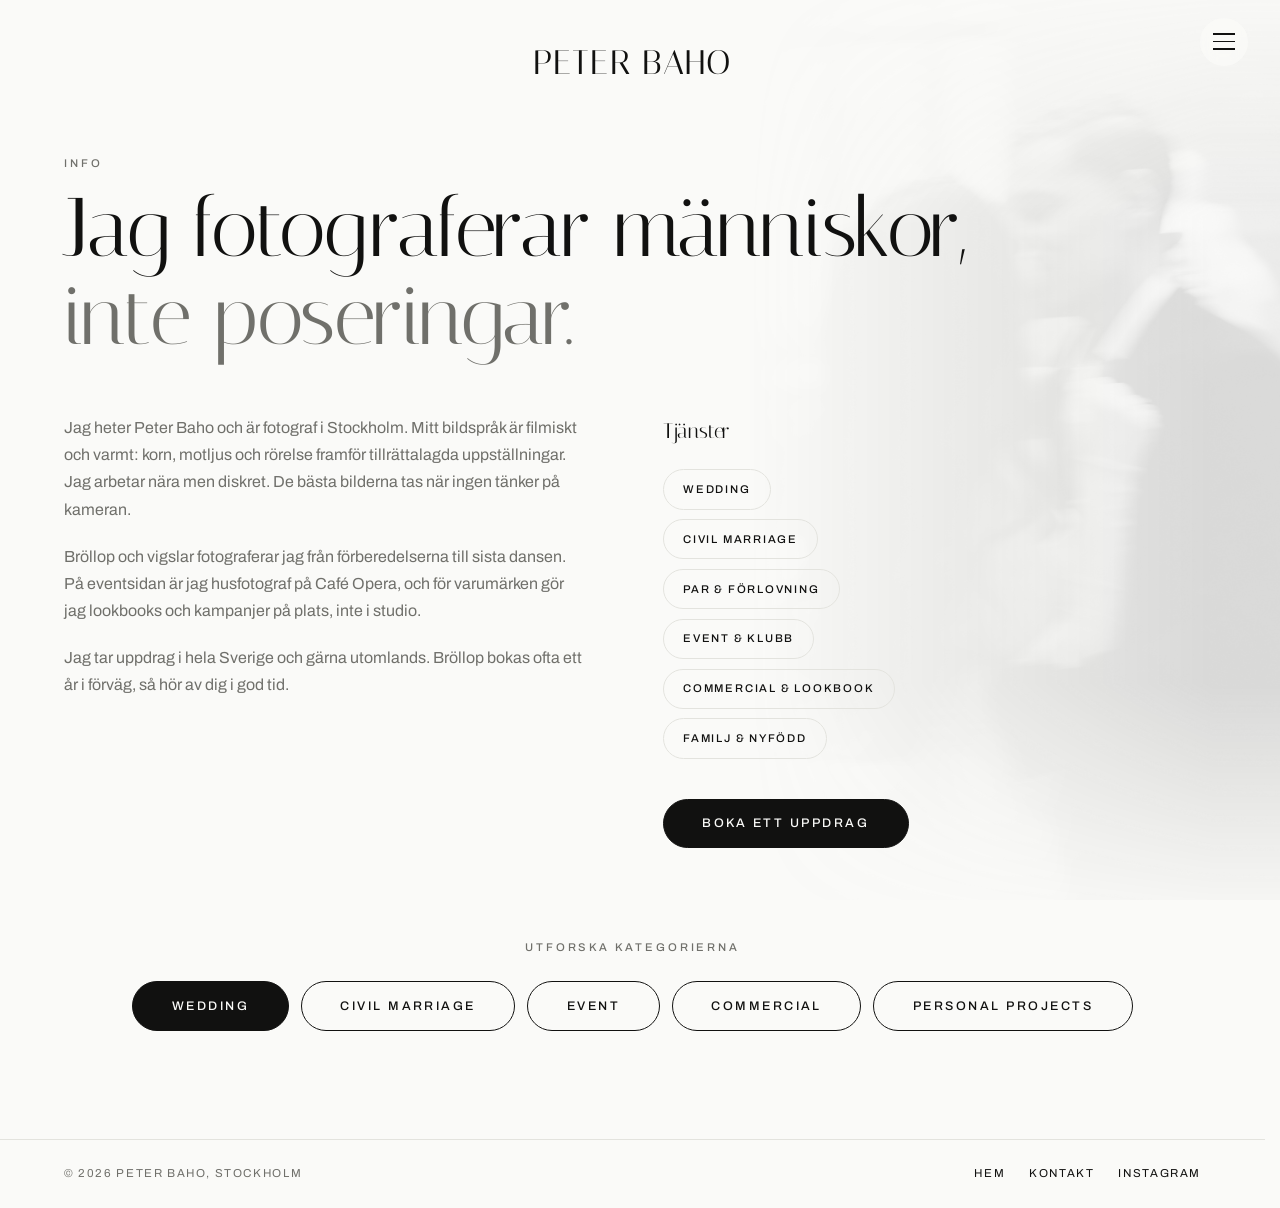
<file: info.html>
<!DOCTYPE html>
<html lang="sv">
<head>
  <meta charset="UTF-8">
  <meta name="viewport" content="width=device-width, initial-scale=1.0">
  <title>Info | Peter Baho</title>
  <meta name="description" content="Om fotograf Peter Baho i Stockholm. Arbetssätt, tjänster och bokningsinformation.">
  <meta name="theme-color" content="#FAFAF8">
  <link rel="canonical" href="https://nataniel0212.github.io/peterbaho/info.html">
  <link rel="icon" href="data:image/svg+xml,%3Csvg xmlns='http://www.w3.org/2000/svg' viewBox='0 0 64 64'%3E%3Crect width='64' height='64' fill='%23111110'/%3E%3Ctext x='32' y='43' font-family='Georgia,serif' font-style='italic' font-size='28' fill='%23FAFAF8' text-anchor='middle'%3EPB%3C/text%3E%3C/svg%3E">
  <link rel="preconnect" href="https://fonts.googleapis.com">
  <link rel="preconnect" href="https://fonts.gstatic.com" crossorigin>
  <link href="https://fonts.googleapis.com/css2?family=Italiana&family=Archivo:wght@400;500&display=swap" rel="stylesheet">
  <link rel="stylesheet" href="css/style.css">
</head>
<body>

  <!-- Atmosfär: fotografiet syns bara som ljus bakom sidan, se .atmos -->
  <div class="atmos" aria-hidden="true">
    <img src="images/civil/viktor-och-meryam/viktor-och-meryam-14.jpg" alt="" width="1280" height="1600" fetchpriority="low">
  </div>

  <!-- Meny (tre streck) -->
  <button class="menu-btn" aria-label="Öppna meny" aria-expanded="false" aria-controls="menu">
    <span></span><span></span><span></span>
  </button>

  <div class="menu" id="menu" role="dialog" aria-modal="true" aria-label="Meny" hidden>
    <button class="menu-close" aria-label="Stäng meny">✕</button>
    <nav class="menu-nav">
      <a href="katalog.html#wedding">Wedding</a>
      <a href="katalog.html#civil">Civil Marriage</a>
      <a href="katalog.html#event">Event</a>
      <a href="katalog.html#commercial">Commercial</a>
      <a href="katalog.html#personal">Personal Projects</a>
      <a href="info.html" aria-current="page">Info</a>
      <a href="kontakt.html">Kontakt</a>
    </nav>
  </div>

  <header class="masthead small">
    <a class="masthead-name" href="index.html">Peter Baho</a>
  </header>


  <main class="page">

    <header class="page-head">
      <p class="eyebrow reveal">Info</p>
      <h1 class="reveal">Jag fotograferar människor, <em>inte poseringar.</em></h1>
    </header>

    <div class="info-layout">
      <div class="info-text">
        <p class="reveal">
          Jag heter Peter Baho och är fotograf i Stockholm. Mitt bildspråk är
          filmiskt och varmt: korn, motljus och rörelse framför tillrättalagda
          uppställningar. Jag arbetar nära men diskret. De bästa bilderna
          tas när ingen tänker på kameran.
        </p>
        <p class="reveal">
          Bröllop och vigslar fotograferar jag från förberedelserna till sista
          dansen. På eventsidan är jag husfotograf på Café Opera, och för
          varumärken gör jag lookbooks och kampanjer på plats, inte i studio.
        </p>
        <p class="reveal">
          Jag tar uppdrag i hela Sverige och gärna utomlands. Bröllop bokas
          ofta ett år i förväg, så hör av dig i god tid.
        </p>
      </div>

      <aside class="info-aside reveal">
        <h2 class="aside-title">Tjänster</h2>
        <ul class="services stacked">
          <li>Wedding</li>
          <li>Civil marriage</li>
          <li>Par &amp; förlovning</li>
          <li>Event &amp; klubb</li>
          <li>Commercial &amp; lookbook</li>
          <li>Familj &amp; nyfödd</li>
        </ul>
        <a class="cta" href="kontakt.html">Boka ett uppdrag</a>
      </aside>
    </div>

    <div class="cta-block reveal">
      <p class="eyebrow">Utforska kategorierna</p>
      <nav class="cta-row" aria-label="Kategorier">
        <a class="cta" href="katalog.html#wedding">Wedding</a>
        <a class="cta ghost" href="katalog.html#civil">Civil Marriage</a>
        <a class="cta ghost" href="katalog.html#event">Event</a>
        <a class="cta ghost" href="katalog.html#commercial">Commercial</a>
        <a class="cta ghost" href="katalog.html#personal">Personal Projects</a>
      </nav>
    </div>

  </main>

  <footer class="site-footer">
    <p>© 2026 Peter Baho, Stockholm</p>
    <nav>
      <a href="index.html">Hem</a>
      <a href="kontakt.html">Kontakt</a>
      <a href="https://www.instagram.com/peterbaho/" target="_blank" rel="noopener">Instagram</a>
    </nav>
  </footer>

  <script src="js/main.js"></script>
</body>
</html>
</file>
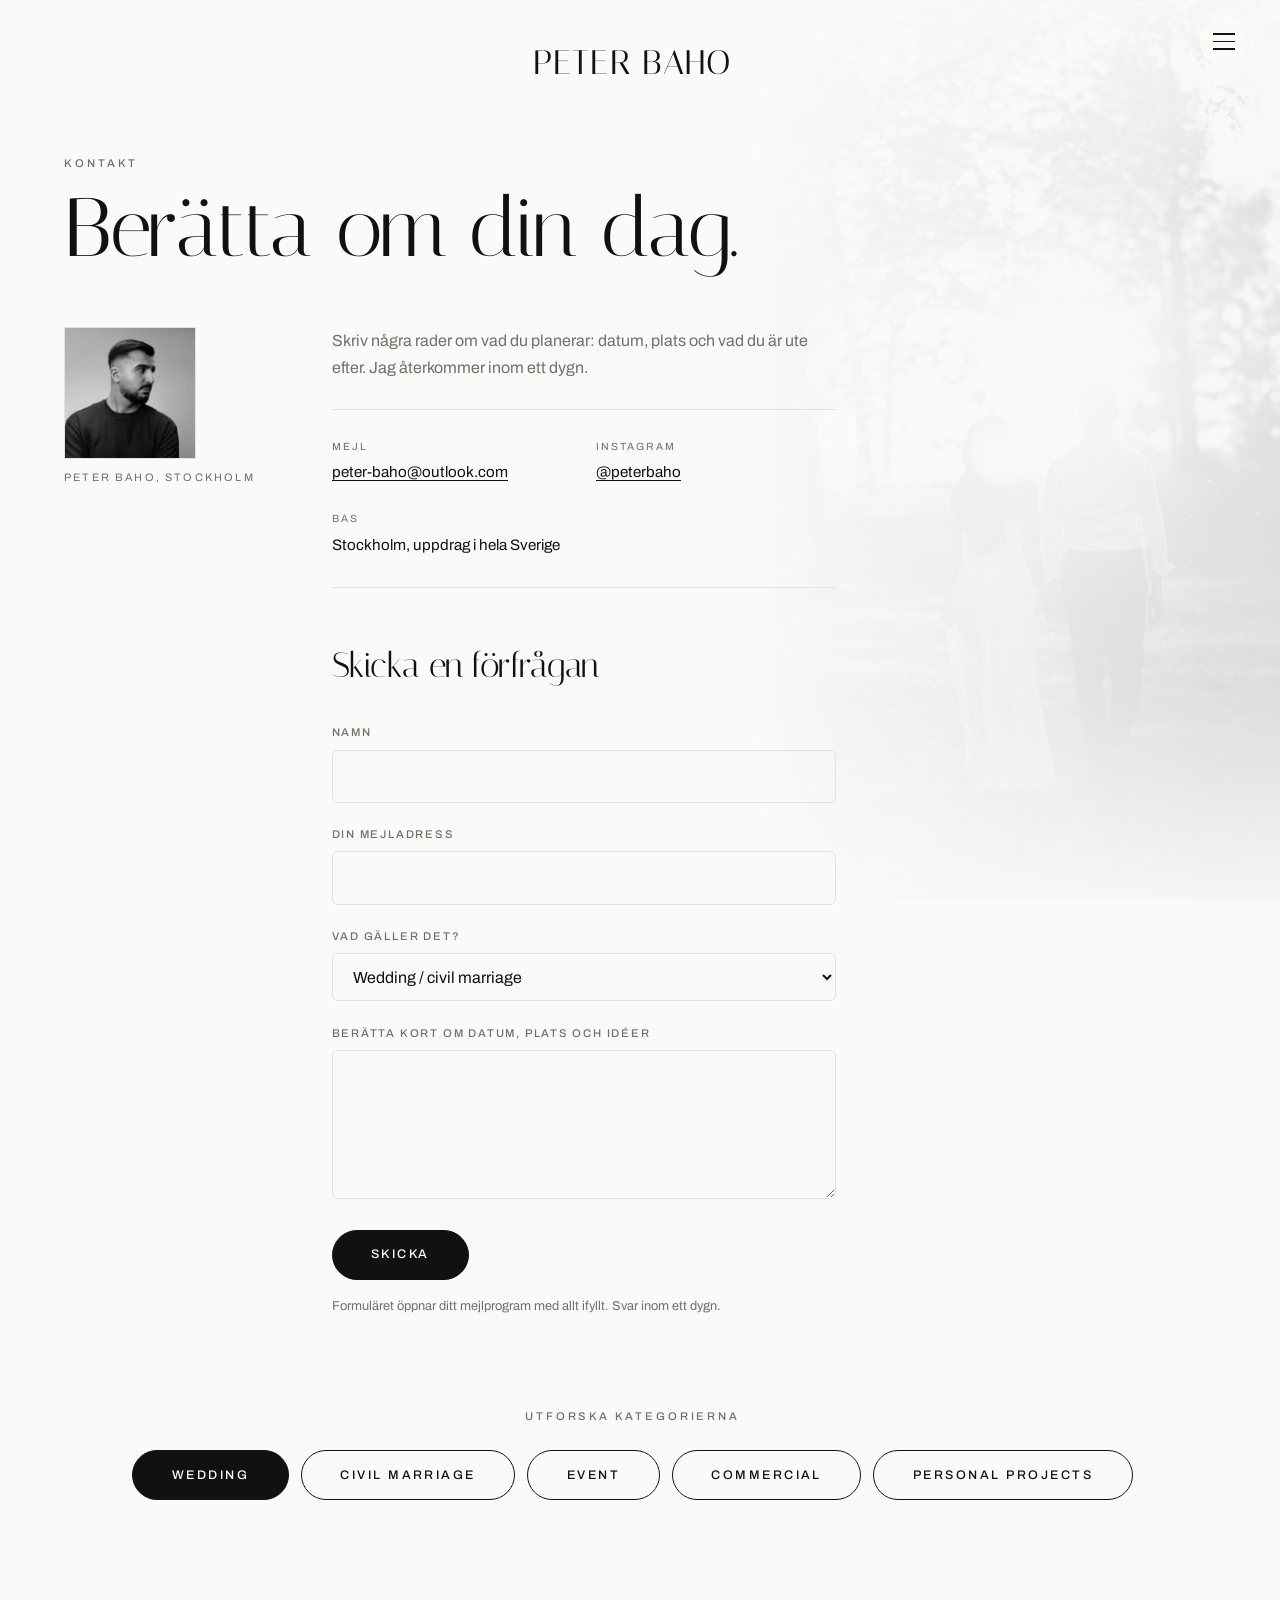
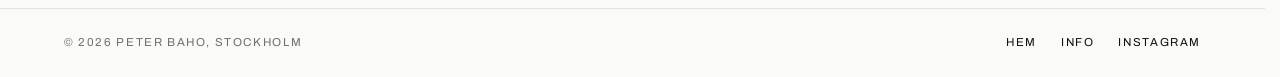
<file: kontakt.html>
<!DOCTYPE html>
<html lang="sv">
<head>
  <meta charset="UTF-8">
  <meta name="viewport" content="width=device-width, initial-scale=1.0">
  <title>Kontakt | Peter Baho</title>
  <meta name="description" content="Kontakta fotograf Peter Baho i Stockholm för wedding, event och commercial-uppdrag.">
  <meta name="theme-color" content="#FAFAF8">
  <link rel="canonical" href="https://nataniel0212.github.io/peterbaho/kontakt.html">
  <link rel="icon" href="data:image/svg+xml,%3Csvg xmlns='http://www.w3.org/2000/svg' viewBox='0 0 64 64'%3E%3Crect width='64' height='64' fill='%23111110'/%3E%3Ctext x='32' y='43' font-family='Georgia,serif' font-style='italic' font-size='28' fill='%23FAFAF8' text-anchor='middle'%3EPB%3C/text%3E%3C/svg%3E">
  <link rel="preconnect" href="https://fonts.googleapis.com">
  <link rel="preconnect" href="https://fonts.gstatic.com" crossorigin>
  <link href="https://fonts.googleapis.com/css2?family=Italiana&family=Archivo:wght@400;500&display=swap" rel="stylesheet">
  <link rel="stylesheet" href="css/style.css">
</head>
<body>

  <!-- Atmosfär: fotografiet syns bara som ljus bakom sidan, se .atmos -->
  <div class="atmos" aria-hidden="true">
    <img src="images/civil/charbel-och-eva/charbel-och-eva-06.jpg" alt="" width="1280" height="1600" fetchpriority="low">
  </div>

  <!-- Meny (tre streck) -->
  <button class="menu-btn" aria-label="Öppna meny" aria-expanded="false" aria-controls="menu">
    <span></span><span></span><span></span>
  </button>

  <div class="menu" id="menu" role="dialog" aria-modal="true" aria-label="Meny" hidden>
    <button class="menu-close" aria-label="Stäng meny">✕</button>
    <nav class="menu-nav">
      <a href="katalog.html#wedding">Wedding</a>
      <a href="katalog.html#civil">Civil Marriage</a>
      <a href="katalog.html#event">Event</a>
      <a href="katalog.html#commercial">Commercial</a>
      <a href="katalog.html#personal">Personal Projects</a>
      <a href="info.html">Info</a>
      <a href="kontakt.html" aria-current="page">Kontakt</a>
    </nav>
  </div>

  <header class="masthead small">
    <a class="masthead-name" href="index.html">Peter Baho</a>
  </header>


  <main class="page">

    <header class="page-head">
      <p class="eyebrow reveal">Kontakt</p>
      <h1 class="reveal">Berätta om din dag.</h1>
    </header>

    <div class="contact-layout">

      <div class="contact-portrait reveal">
        <!-- BYT UT: högupplöst porträtt när Peter levererar ett -->
        <img class="portrait-photo" src="images/portrait.jpg" alt="Porträtt av Peter Baho" width="122" height="122" loading="lazy">
        <p class="frame-label">Peter Baho, Stockholm</p>
      </div>

      <div class="contact-body">
        <p class="contact-lead reveal">
          Skriv några rader om vad du planerar: datum, plats och vad du är ute
          efter. Jag återkommer inom ett dygn.
        </p>

        <dl class="contact-details reveal">
          <div>
            <dt>Mejl</dt>
            <dd><a href="mailto:peter-baho@outlook.com">peter-baho@outlook.com</a></dd>
          </div>
          <div>
            <dt>Instagram</dt>
            <dd><a href="https://www.instagram.com/peterbaho/" target="_blank" rel="noopener">@peterbaho</a></dd>
          </div>
          <div>
            <dt>Bas</dt>
            <dd>Stockholm, uppdrag i hela Sverige</dd>
          </div>
        </dl>

        <form class="contact-form reveal" id="contact-form">
          <h2>Skicka en förfrågan</h2>
          <div class="field">
            <label for="f-name">Namn</label>
            <input id="f-name" name="name" type="text" required autocomplete="name">
          </div>
          <div class="field">
            <label for="f-email">Din mejladress</label>
            <input id="f-email" name="email" type="email" required autocomplete="email">
          </div>
          <div class="field">
            <label for="f-type">Vad gäller det?</label>
            <select id="f-type" name="type">
              <option>Wedding / civil marriage</option>
              <option>Par / förlovning</option>
              <option>Event</option>
              <option>Commercial</option>
              <option>Annat</option>
            </select>
          </div>
          <div class="field">
            <label for="f-msg">Berätta kort om datum, plats och idéer</label>
            <textarea id="f-msg" name="message" rows="5" required></textarea>
          </div>
          <button class="cta" type="submit">Skicka</button>
          <p class="form-note">Formuläret öppnar ditt mejlprogram med allt ifyllt. Svar inom ett dygn.</p>
        </form>
      </div>

    </div>

    <div class="cta-block reveal">
      <p class="eyebrow">Utforska kategorierna</p>
      <nav class="cta-row" aria-label="Kategorier">
        <a class="cta" href="katalog.html#wedding">Wedding</a>
        <a class="cta ghost" href="katalog.html#civil">Civil Marriage</a>
        <a class="cta ghost" href="katalog.html#event">Event</a>
        <a class="cta ghost" href="katalog.html#commercial">Commercial</a>
        <a class="cta ghost" href="katalog.html#personal">Personal Projects</a>
      </nav>
    </div>

  </main>

  <footer class="site-footer">
    <p>© 2026 Peter Baho, Stockholm</p>
    <nav>
      <a href="index.html">Hem</a>
      <a href="info.html">Info</a>
      <a href="https://www.instagram.com/peterbaho/" target="_blank" rel="noopener">Instagram</a>
    </nav>
  </footer>

  <script src="js/main.js"></script>
</body>
</html>
</file>
<file: css/style.css>
/* ============================================================
   Peter Baho — Fotograf, Stockholm
   Koncept: monokrom editorial — bilderna bär all färg, gränssnittet
   håller sig till papper, bläck och grått. Namnet centrerat överst,
   navigering bakom tre streck (helskärmsmeny).

   Palett:   papper #FAFAF8   panel #F0F0EC
             bläck  #111110   dov   #70706B   linje #E3E3DE
   Typografi: Italiana (display) · Archivo (etiketter/brödtext)
   Motion-tokens: snabb 150ms · standard 250ms · reveal 500ms
   ============================================================ */

/* NÄR LA LUXES SERIF-FILERNA KOMMER:
   1. Lägg la-luxes-serif.woff2 (och .woff) i mappen fonts/
   2. Avkommentera blocket nedan
   3. Sätt "La Luxes Serif" först i --serif
   Typsnittet har bara en vikt och ingen kursiv, precis som Italiana,
   så inget annat i stilmallen behöver ändras.

@font-face {
  font-family: "La Luxes Serif";
  src: url("../fonts/la-luxes-serif.woff2") format("woff2"),
       url("../fonts/la-luxes-serif.woff") format("woff");
  font-weight: 400;
  font-style: normal;
  font-display: swap;
}
*/

:root {
  --paper: #FAFAF8;
  --panel: #F0F0EC;
  --ink: #111110;
  --muted: #70706B;
  --line: #E3E3DE;
  /* Peter vill ha La Luxes Serif. Det är ett betalt typsnitt som kräver
     webblicens — när .woff2-filerna finns: lägg dem i fonts/, avkommentera
     @font-face-blocket nedanför :root och sätt "La Luxes Serif" först här.
     Italiana är den närmaste gratismotsvarigheten: upprätt, hög kontrast. */
  --serif: "Italiana", "Didot", Georgia, serif;
  --sans: "Archivo", "Helvetica Neue", Arial, sans-serif;
  --gutter: clamp(1.25rem, 5vw, 5rem);
  --dur-fast: 150ms;
  --dur-std: 250ms;
  --dur-reveal: 500ms;
  --ease-out: cubic-bezier(0.25, 1, 0.5, 1);
}

* { margin: 0; padding: 0; box-sizing: border-box; }

/* Rullningslistens plats reserveras alltid. Utan detta doljs listen av
   body.has-intro { overflow: hidden } under intron, sidan blir 15px bredare,
   och nar listen kommer tillbaka hoppar allt centrerat 7,5px i sidled. */
html {
  scroll-behavior: smooth;
  scrollbar-gutter: stable;
}

body {
  background: var(--paper);
  color: var(--ink);
  font-family: var(--sans);
  font-size: 1rem;
  line-height: 1.7;
  -webkit-font-smoothing: antialiased;
}

img { display: block; max-width: 100%; height: auto; }

::selection { background: var(--ink); color: var(--paper); }

/* ---------- Atmosfär: fotografiet som ljus ---------- */

/* Kontakt- och infosidan har lite innehåll och mycket papper. I stället för
   en bild ovanför texten ligger ett fotografi stilla bakom sidan, ankrat i
   högerkanten — där ytan faktiskt är tom — och upplöst i pappret av en
   gradientmask långt innan texten börjar. Innehållet scrollar över en
   stillastående bild, vilket ger rummet djup utan att kosta läsbarhet. */
.atmos {
  position: fixed;
  inset: 0;
  z-index: -1;
  overflow: hidden;
  pointer-events: none;
  animation: atmos-in 1400ms var(--ease-out) 250ms both;
}

.atmos img {
  position: absolute;
  top: 50%;
  right: -4%;
  width: min(46%, 620px);
  height: 108%;
  max-width: none;
  transform: translateY(-50%);
  object-fit: cover;
  filter: grayscale(1) contrast(0.8) brightness(1.12);
  opacity: 0.16;
  -webkit-mask-image:
    linear-gradient(to right, transparent 0%, #000 80%),
    linear-gradient(to bottom, transparent 0%, #000 26%, #000 74%, transparent 100%);
  mask-image:
    linear-gradient(to right, transparent 0%, #000 80%),
    linear-gradient(to bottom, transparent 0%, #000 26%, #000 74%, transparent 100%);
  -webkit-mask-composite: source-in;
  mask-composite: intersect;
}

@keyframes atmos-in { from { opacity: 0; } to { opacity: 1; } }

/* På mobil finns ingen tom högerkolumn att fylla. Då blir bilden i stället
   ett ljus högst upp i dokumentet — absolut positionerad, inte fixerad, så
   att den ligger kvar däruppe och aldrig hamnar bakom brödtexten. Det är
   inte en smaksak: dov text (#70706B) över tvätten ger 3,8:1 i kontrast,
   under gränsen på 4,5:1. Rubriken är bläcksvart och klarar sig med marginal. */
@media (max-width: 900px) {
  .atmos {
    position: absolute;
    bottom: auto;
    height: 46vh;
  }

  .atmos img {
    top: 0;
    right: 0;
    width: 100%;
    height: 100%;
    transform: none;
    opacity: 0.13;
    -webkit-mask-image: linear-gradient(to bottom, #000 0%, #000 40%, transparent 100%);
    mask-image: linear-gradient(to bottom, #000 0%, #000 40%, transparent 100%);
    -webkit-mask-composite: source-over;
    mask-composite: add;
  }
}

/* Stillbild räknas som rörelse här — den ligger kvar medan sidan scrollar. */
@media (prefers-reduced-motion: reduce) {
  .atmos { animation: none; }
}

/* ---------- Återkommande ---------- */

.eyebrow {
  font-size: 0.7rem;
  font-weight: 500;
  letter-spacing: 0.26em;
  text-transform: uppercase;
  color: var(--muted);
}

h1, h2 {
  font-family: var(--serif);
  font-weight: 400;
  letter-spacing: -0.01em;
}

/* Italiana saknar kursiv — betoning görs med dov ton i stallet for
   fejkad lutning, som ser snett ut. */
h1 em, h2 em, .statement em { font-style: normal; color: var(--muted); }

.frame-label {
  margin-top: 0.6rem;
  font-size: 0.68rem;
  letter-spacing: 0.2em;
  text-transform: uppercase;
  color: var(--muted);
}

/* ---------- Intro: namnet visas, sedan dras ridån uppåt ---------- */

.intro {
  position: fixed;
  inset: 0;
  z-index: 60;
  display: flex;
  align-items: center;
  justify-content: center;
  pointer-events: none;
}

/* Ridån — enda lagret som lämnar skärmen */
.intro-veil {
  position: absolute;
  inset: 0;
  background: var(--paper);
  transition: transform 900ms cubic-bezier(0.76, 0, 0.24, 1);
  will-change: transform;
}

body.intro-leave .intro-veil { transform: translateY(-101%); }

/* Namnet ligger ovanpå ridån och glider i stället upp till sidhuvudets plats.
   Exakt förflyttning räknas ut i main.js (FLIP mot .masthead-name). */
.intro-inner {
  position: relative;
  text-align: center;
  transition: transform 900ms cubic-bezier(0.76, 0, 0.24, 1);
  will-change: transform;
}

/* Det riktiga sidhuvudet hålls osynligt tills intro-namnet landat på det,
   annars syns namnet dubbelt under animationen. */
body.has-intro .masthead-name,
body.has-intro .masthead-tag { opacity: 0; }

/* Namnet halls osynligt tills typsnittet finns. Annars ritas Georgia forst
   och byts mot Italiana mitt i rorelsen, vilket ser ut som ett hack.
   main.js satter .intro-ready nar typsnittet laddat (eller efter 1,5s). */
.intro-name {
  font-family: var(--serif);
  font-weight: 400;
  font-size: clamp(2.4rem, 7vw, 4.5rem);
  line-height: 1.05;
  letter-spacing: 0.04em;
  text-transform: uppercase;
  color: var(--ink);
  opacity: 0;
}

.intro-tag {
  margin-top: 0.9rem;
  font-size: 0.68rem;
  font-weight: 500;
  letter-spacing: 0.28em;
  text-transform: uppercase;
  color: var(--muted);
  opacity: 0;
}

body.intro-ready .intro-name { animation: intro-rise 700ms var(--ease-out) both; }
body.intro-ready .intro-tag { animation: intro-rise 700ms var(--ease-out) 250ms both; }

@keyframes intro-rise {
  from { opacity: 0; transform: translateY(20px); }
  to   { opacity: 1; transform: none; }
}

body.has-intro { overflow: hidden; }

/* ---------- Masthead: namnet centrerat överst ---------- */

.masthead {
  text-align: center;
  padding: clamp(2.5rem, 7vh, 5rem) var(--gutter) clamp(1.5rem, 4vh, 2.5rem);
}

.masthead-name {
  font-family: var(--serif);
  font-weight: 400;
  font-size: clamp(2.4rem, 7vw, 4.5rem);
  line-height: 1.05;
  letter-spacing: 0.04em;
  text-transform: uppercase;
  color: var(--ink);
  text-decoration: none;
}

.masthead-tag {
  margin-top: 0.9rem;
  font-size: 0.68rem;
  font-weight: 500;
  letter-spacing: 0.28em;
  text-transform: uppercase;
  color: var(--muted);
}

.masthead.small { padding: clamp(1.75rem, 5vh, 3rem) var(--gutter) clamp(1rem, 3vh, 1.75rem); }

.masthead.small .masthead-name { font-size: clamp(1.5rem, 4vw, 2.1rem); }

/* ---------- Menyknappen: tre streck ---------- */

.menu-btn {
  position: fixed;
  top: 1.1rem;
  right: clamp(1rem, 3vw, 2rem);
  z-index: 40;
  width: 48px;
  height: 48px;
  display: flex;
  flex-direction: column;
  align-items: center;
  justify-content: center;
  gap: 6px;
  background: color-mix(in srgb, var(--paper) 82%, transparent);
  backdrop-filter: blur(8px);
  border: none;
  border-radius: 50%;
  cursor: pointer;
}

.menu-btn span {
  display: block;
  width: 22px;
  height: 1.5px;
  background: var(--ink);
  transition: transform var(--dur-std) var(--ease-out), opacity var(--dur-std);
}

.menu-btn:hover span:nth-child(1) { transform: translateY(-1.5px); }
.menu-btn:hover span:nth-child(3) { transform: translateY(1.5px); }

/* ---------- Helskärmsmenyn ---------- */

.menu[hidden] { display: none; }

.menu {
  position: fixed;
  inset: 0;
  z-index: 45;
  background: var(--paper);
  display: flex;
  align-items: center;
  justify-content: center;
  animation: menu-fade var(--dur-std) var(--ease-out) both;
}

@keyframes menu-fade {
  from { opacity: 0; }
  to   { opacity: 1; }
}

.menu-close {
  position: absolute;
  top: 1.1rem;
  right: clamp(1rem, 3vw, 2rem);
  width: 48px;
  height: 48px;
  font-size: 1.3rem;
  color: var(--ink);
  background: none;
  border: none;
  cursor: pointer;
}

.menu-nav {
  display: flex;
  flex-direction: column;
  align-items: center;
  gap: clamp(1.1rem, 3vh, 1.75rem);
  text-align: center;
}

.menu-nav a {
  font-size: clamp(0.85rem, 2vw, 1rem);
  font-weight: 500;
  letter-spacing: 0.28em;
  text-transform: uppercase;
  color: var(--ink);
  text-decoration: none;
  padding: 0.35rem 0.5rem;
  border-bottom: 1px solid transparent;
  transition: border-color var(--dur-fast);
  animation: menu-item 400ms var(--ease-out) both;
}

.menu-nav a:nth-child(1) { animation-delay: 60ms; }
.menu-nav a:nth-child(2) { animation-delay: 100ms; }
.menu-nav a:nth-child(3) { animation-delay: 140ms; }
.menu-nav a:nth-child(4) { animation-delay: 180ms; }
.menu-nav a:nth-child(5) { animation-delay: 220ms; }
.menu-nav a:nth-child(6) { animation-delay: 260ms; }

@keyframes menu-item {
  from { opacity: 0; transform: translateY(14px); }
  to   { opacity: 1; transform: none; }
}

.menu-nav a:hover,
.menu-nav a:focus-visible { border-bottom-color: var(--ink); }

.menu-nav a[aria-current="page"] { border-bottom-color: var(--ink); }

/* ---------- Bilder ---------- */

.work { position: relative; cursor: zoom-in; }

.work img { width: 100%; }

.work figcaption {
  margin-top: 0.65rem;
  font-size: 0.68rem;
  letter-spacing: 0.2em;
  text-transform: uppercase;
  color: var(--muted);
}

/* Bildrutenummer (sätts av JS i katalogens gallerier) */
.work figcaption[data-frame] { display: flex; gap: 1rem; }

.work figcaption[data-frame]::before {
  content: attr(data-frame);
  color: var(--ink);
}

/* Helbleed med parallax: bilden är något större och glider i sin ram */
.work.full { margin: clamp(3rem, 8vh, 6rem) 0; }

.work.full .frame { overflow: hidden; }

.work.full .frame img {
  transform: scale(1.12);
  will-change: transform;
}

.work.full figcaption { padding: 0 var(--gutter); }

/* Öppningsbilden direkt under namnet */
.work.full.lead { margin-top: 0; }

/* ---------- Utvalt (framsidan) ---------- */

.showcase { padding: 0 var(--gutter) clamp(5rem, 12vh, 9rem); }

.showcase .work.full { margin-left: calc(-1 * var(--gutter)); margin-right: calc(-1 * var(--gutter)); }

.statement {
  font-family: var(--serif);
  font-size: clamp(1.8rem, 4.5vw, 3.4rem);
  line-height: 1.2;
  max-width: 24ch;
  padding: clamp(3rem, 8vh, 6rem) 0 clamp(3rem, 8vh, 6rem);
}

/* Bildpar med förskjutning */
.duo {
  display: grid;
  grid-template-columns: 7fr 5fr;
  gap: clamp(1.5rem, 4vw, 4rem);
  align-items: start;
  margin: clamp(3rem, 8vh, 6rem) 0;
}

.duo.rev { grid-template-columns: 5fr 7fr; }

.shift-down { margin-top: clamp(3rem, 10vh, 7rem); }

/* CTA */

.cta-block {
  text-align: center;
  padding-top: clamp(4rem, 10vh, 7rem);
  display: flex;
  flex-direction: column;
  align-items: center;
  gap: 1.5rem;
}

.cta-row { display: flex; flex-wrap: wrap; gap: 0.75rem; justify-content: center; }

.cta {
  display: inline-block;
  font: 500 0.78rem/1 var(--sans);
  letter-spacing: 0.2em;
  text-transform: uppercase;
  color: var(--paper);
  background: var(--ink);
  text-decoration: none;
  border: 1px solid var(--ink);
  border-radius: 999px;
  padding: 1.1rem 2.4rem;
  cursor: pointer;
  transition: background var(--dur-std), color var(--dur-std);
}

.cta:hover, .cta:focus-visible { background: transparent; color: var(--ink); }

.cta.ghost { background: transparent; color: var(--ink); }
.cta.ghost:hover, .cta.ghost:focus-visible { background: var(--ink); color: var(--paper); }

/* ---------- Undersidor ---------- */

.page { padding: clamp(2rem, 5vh, 4rem) var(--gutter) clamp(5rem, 12vh, 9rem); }

.page-head { margin-bottom: clamp(2.5rem, 6vh, 4rem); }

.page-head h1 {
  font-size: clamp(2.4rem, 6.5vw, 5.5rem);
  line-height: 1.05;
  margin: 0.75rem 0 1rem;
  max-width: 18ch;
}

.page-note { max-width: 48ch; color: var(--muted); }

/* ---------- Katalog ---------- */

.cat-intro {
  max-width: 52ch;
  color: var(--muted);
  margin-bottom: 2.5rem;
}

/* Tom kategori — inbjudande i väntan på bilder */
.cat-empty {
  border: 1px dashed var(--line);
  border-radius: 0.4rem;
  text-align: center;
  padding: clamp(4rem, 12vh, 8rem) var(--gutter);
  display: flex;
  flex-direction: column;
  gap: 0.75rem;
}

.empty-title {
  font-family: var(--serif);
  font-size: clamp(1.5rem, 3vw, 2.2rem);
}

.empty-note { color: var(--muted); font-size: 0.9rem; }

/* ---------- Civil Marriage: albumlänkar i översikten ---------- */

.album-link {
  display: block;
  text-decoration: none;
  color: inherit;
  cursor: pointer;
}

.album-link img { transition: opacity var(--dur-std) var(--ease-out); }

.album-link:hover img,
.album-link:focus-visible img { opacity: 0.88; }

.album-caption {
  display: flex;
  justify-content: space-between;
  align-items: baseline;
  gap: 1rem;
  margin-top: 0.65rem;
}

.album-name {
  font-size: 0.68rem;
  font-weight: 500;
  letter-spacing: 0.2em;
  text-transform: uppercase;
  color: var(--ink);
}

.album-hint {
  font-size: 0.62rem;
  letter-spacing: 0.16em;
  text-transform: uppercase;
  color: var(--muted);
  white-space: nowrap;
  transition: color var(--dur-fast);
}

.album-link:hover .album-hint,
.album-link:focus-visible .album-hint { color: var(--ink); }

/* Tillbaka-länk i albumvyn */
.album-back { margin-bottom: 2rem; }

.album-back.end { margin: 3rem 0 0; }

.album-back a {
  font-size: 0.7rem;
  font-weight: 500;
  letter-spacing: 0.2em;
  text-transform: uppercase;
  color: var(--ink);
  text-decoration: none;
  border-bottom: 1px solid var(--ink);
  padding-bottom: 0.15rem;
}

.album-back a:hover { opacity: 0.6; }

/* ---------- Galleri (masonry) ---------- */

.masonry {
  columns: 3;
  column-gap: 1.5rem;
}

.masonry .work {
  break-inside: avoid;
  margin-bottom: 2.25rem;
}

/* ---------- Info ---------- */

.info-layout {
  display: grid;
  grid-template-columns: minmax(0, 58ch) minmax(220px, 300px);
  gap: clamp(2.5rem, 6vw, 6rem);
  align-items: start;
}

.info-text p { color: var(--muted); margin-bottom: 1.25rem; }

.aside-title {
  font-size: 1.3rem;
  margin-bottom: 1.25rem;
}

.services {
  display: flex;
  flex-wrap: wrap;
  gap: 0.6rem;
  list-style: none;
  margin: 1.5rem 0 2.5rem;
}

.services.stacked { flex-direction: column; align-items: flex-start; margin-top: 0; }

.services li {
  font-size: 0.7rem;
  font-weight: 500;
  letter-spacing: 0.16em;
  text-transform: uppercase;
  border: 1px solid var(--line);
  border-radius: 999px;
  padding: 0.6rem 1.2rem;
}

/* ---------- Kontakt ---------- */

.contact-layout {
  display: grid;
  grid-template-columns: max-content 1fr;
  gap: clamp(2.5rem, 6vw, 6rem);
  align-items: start;
}

/* Porträttet kommer från Instagram-avataren, som är 150 px med svart
   utfyllnad — beskuret till motivets 123 px. Hålls litet med avsikt så
   det aldrig skalas upp och blir grötigt. */
.portrait-photo {
  display: block;
  width: 132px;
  max-width: 100%;
  height: auto;
  aspect-ratio: 1 / 1;
  object-fit: cover;
  border: 1px solid var(--line);
  filter: grayscale(1);
}

.contact-body { max-width: 56ch; }

.contact-lead { color: var(--muted); margin-bottom: 1.75rem; }

.contact-details {
  display: grid;
  grid-template-columns: repeat(auto-fit, minmax(180px, 1fr));
  gap: 1.5rem;
  border-top: 1px solid var(--line);
  border-bottom: 1px solid var(--line);
  padding: 1.75rem 0;
  margin-bottom: 3rem;
}

.contact-details dt {
  font-size: 0.65rem;
  letter-spacing: 0.2em;
  text-transform: uppercase;
  color: var(--muted);
  margin-bottom: 0.3rem;
}

.contact-details dd { font-size: 0.95rem; }

.contact-details a {
  color: var(--ink);
  text-decoration: none;
  border-bottom: 1px solid var(--ink);
}

.contact-details a:hover { opacity: 0.6; }

/* Formulär */

.contact-form h2 {
  font-size: clamp(1.6rem, 3vw, 2.2rem);
  margin-bottom: 1.75rem;
}

.field { margin-bottom: 1.4rem; }

.field label {
  display: block;
  font-size: 0.7rem;
  font-weight: 500;
  letter-spacing: 0.16em;
  text-transform: uppercase;
  color: var(--muted);
  margin-bottom: 0.45rem;
}

.field input,
.field select,
.field textarea {
  width: 100%;
  font: 400 1rem/1.5 var(--sans);
  color: var(--ink);
  background: transparent;
  border: 1px solid var(--line);
  border-radius: 0.35rem;
  padding: 0.85rem 1rem;
}

.field input:focus-visible,
.field select:focus-visible,
.field textarea:focus-visible {
  outline: 2px solid var(--ink);
  outline-offset: 1px;
  border-color: var(--ink);
}

.form-note {
  margin-top: 1rem;
  font-size: 0.8rem;
  color: var(--muted);
}

/* ---------- Footer ---------- */

.site-footer {
  display: flex;
  justify-content: space-between;
  flex-wrap: wrap;
  gap: 1rem;
  padding: 1.5rem var(--gutter);
  border-top: 1px solid var(--line);
  font-size: 0.72rem;
  letter-spacing: 0.14em;
  text-transform: uppercase;
  color: var(--muted);
}

.site-footer nav { display: flex; gap: 1.5rem; margin: -0.7rem 0; }

/* Vertikal padding ger länkarna en träffyta på ~44px på mobil —
   negativ marginal på nav ovan gör att sidfoten inte växer på desktop. */
.site-footer a {
  color: var(--ink);
  text-decoration: none;
  display: inline-block;
  padding: 0.7rem 0;
}
.site-footer a:hover { opacity: 0.6; }

/* ---------- Lightbox ---------- */

.lightbox[hidden] { display: none; }

.lightbox {
  position: fixed;
  inset: 0;
  z-index: 50;
  background: rgba(12, 11, 10, 0.96);
  display: flex;
  flex-direction: column;
  align-items: center;
  justify-content: center;
  gap: 1.1rem;
  padding: 4.5rem var(--gutter) 2rem;
}

.lightbox img {
  max-height: 76vh;
  max-width: min(92vw, 1100px);
  width: auto;
}

.lightbox-caption {
  font-size: 0.7rem;
  letter-spacing: 0.2em;
  text-transform: uppercase;
  color: #B9B9B2;
}

.lightbox button {
  font: 500 0.75rem/1 var(--sans);
  letter-spacing: 0.16em;
  text-transform: uppercase;
  color: #F4F4F1;
  background: none;
  border: none;
  cursor: pointer;
  padding: 0.75rem;
}

.lightbox button:hover { opacity: 0.6; }

.lightbox-close { position: absolute; top: 1.25rem; right: var(--gutter); }

.lightbox-prev,
.lightbox-next {
  position: absolute;
  top: 50%;
  transform: translateY(-50%);
  font-size: 1.4rem;
}

.lightbox-prev { left: max(0.5rem, calc(var(--gutter) - 2rem)); }
.lightbox-next { right: max(0.5rem, calc(var(--gutter) - 2rem)); }

/* ---------- Scrollanimationer ---------- */

/* Text och block: mjuk uppglidning */
.reveal {
  opacity: 0;
  transform: translateY(22px);
  transition: opacity var(--dur-reveal) var(--ease-out),
              transform var(--dur-reveal) var(--ease-out);
}

.reveal.is-visible { opacity: 1; transform: none; }

/* Bilder: avtäcks nedifrån med en liten zoom-sättning */
.work.reveal { transform: none; }

.work.reveal img {
  clip-path: inset(12% 0 0 0);
  transform: scale(1.05);
  transition: clip-path 600ms var(--ease-out), transform 700ms var(--ease-out);
}

.work.reveal.is-visible img {
  clip-path: inset(0 0 0 0);
  transform: scale(1);
}

/* Helbleed-bilder: JS äger transformen (parallax), avtäckning bara via clip-path */
.work.full.reveal img {
  transform: scale(1.12);
  transition: clip-path 600ms var(--ease-out);
}

.work.full.reveal.is-visible img { transform: scale(1.12); }

:focus-visible { outline: 2px solid var(--ink); outline-offset: 3px; }

@media (prefers-reduced-motion: reduce) {
  html { scroll-behavior: auto; }
  .reveal, .work.reveal img { opacity: 1; transform: none; clip-path: none; transition: none; }
  .work.full .frame img { transform: none !important; }
  .menu, .menu-nav a { animation: none; }
  .menu-btn span, .cta { transition: none; }
  .intro { display: none; }
}

/* ---------- Responsivt ---------- */

@media (max-width: 900px) {
  .duo, .duo.rev { grid-template-columns: 1fr; }
  .shift-down { margin-top: 0; }
  .masonry { columns: 2; }
  .contact-layout, .info-layout { grid-template-columns: 1fr; }
  .contact-portrait { max-width: 340px; }
}

@media (max-width: 560px) {
  .masonry { columns: 1; }
  .masthead { padding-top: 4.5rem; }
  .masthead-name { font-size: clamp(2rem, 9vw, 2.6rem); }
}
</file>
